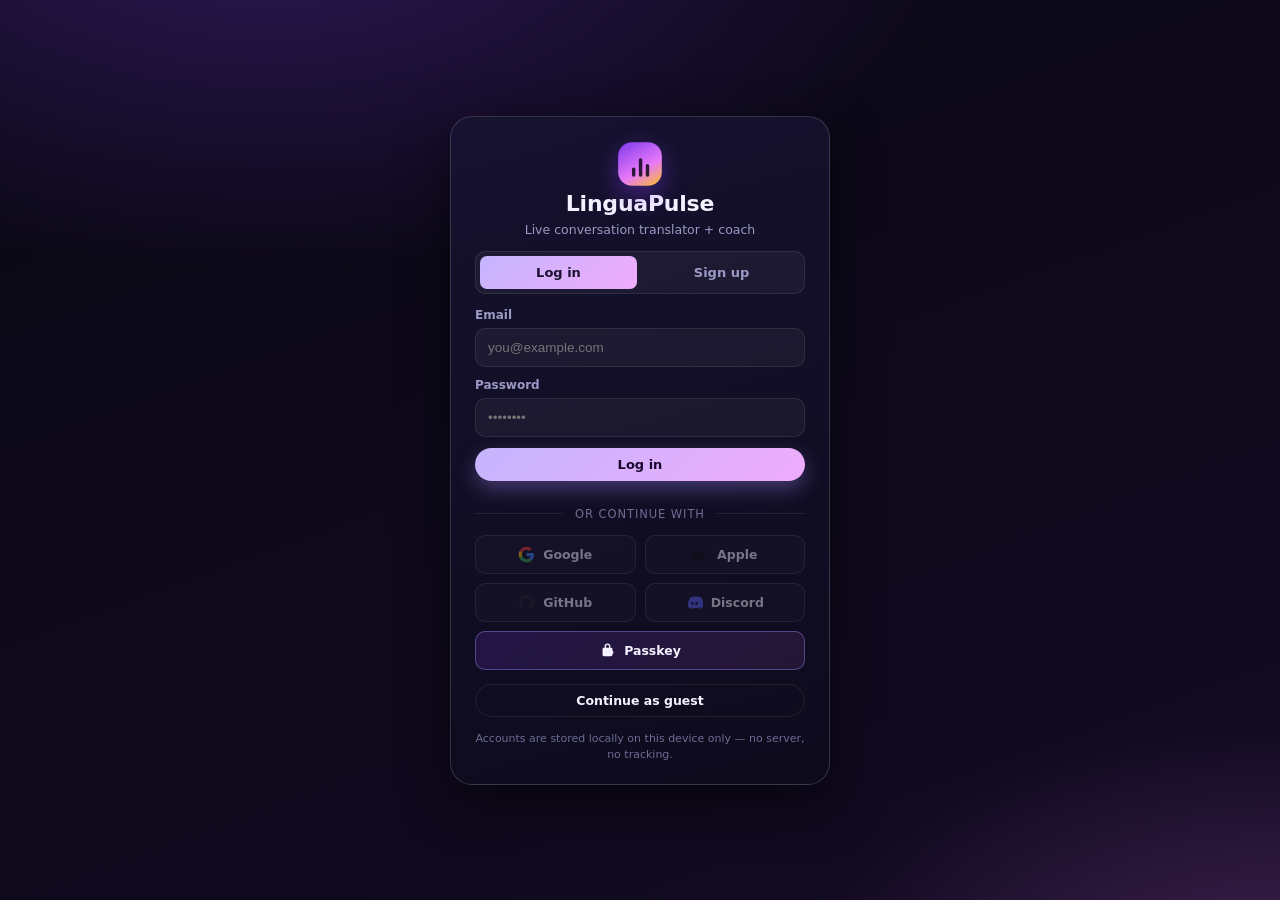
<file: index.html>
<!DOCTYPE html>
<html lang="en">
<head>
<meta charset="utf-8">
<meta name="viewport" content="width=device-width, initial-scale=1, viewport-fit=cover">
<meta http-equiv="Content-Security-Policy" content="default-src 'self'; script-src 'self'; style-src 'self' 'unsafe-inline' https://fonts.googleapis.com; font-src 'self' https://fonts.gstatic.com; img-src 'self' data:; connect-src 'self' https:; manifest-src 'self';">
<meta name="theme-color" content="#08070f">
<title>LinguaPulse — Real-time Conversation Translator</title>
<link rel="icon" href="favicon.svg" type="image/svg+xml">
<link rel="preconnect" href="https://fonts.googleapis.com">
<link rel="preconnect" href="https://fonts.gstatic.com" crossorigin>
<link href="https://fonts.googleapis.com/css2?family=Inter:wght@400;500;600;700;800&display=swap" rel="stylesheet">
<link rel="stylesheet" href="styles.css">
<meta name="description" content="LinguaPulse — a real-time conversation translator that listens, translates, and coaches you in the language you're learning. Runs entirely in your browser.">
<meta property="og:title" content="LinguaPulse — Live Conversation Translator">
<meta property="og:description" content="Speak, get an instant translation, and coaching feedback in the target language. Runs entirely in your browser.">
<meta property="og:type" content="website">
<meta name="twitter:card" content="summary">
<link rel="manifest" href="manifest.webmanifest">
<link rel="apple-touch-icon" href="icon-192.png">
</head>
<body>

<div class="app">

  <!-- ============ DEPLOY / SUPPORT BANNER ============ -->
  <div class="deploy-banner" id="deployBanner" hidden>
    <span class="db-ico" id="deployBannerIco">⚠️</span>
    <span id="deployBannerText"></span>
  </div>

  <!-- ============ TOP BAR ============ -->
  <header class="topbar">
    <div class="brand">
      <div class="brand-mark">
        <span class="bm-bar"></span><span class="bm-bar"></span><span class="bm-bar"></span>
      </div>
      <div class="brand-text">
        <strong>LinguaPulse</strong>
        <small>live conversation translator + coach</small>
      </div>
    </div>
    <div class="topbar-actions">
      <button class="icon-btn" id="demoBtn" title="Play a scripted demo conversation">Demo</button>
      <button class="icon-btn" id="exportBtn" title="Export transcript as Markdown">Export</button>
      <button class="icon-btn" id="shareBtn" title="Create a shareable link to this transcript">Share</button>
      <button class="icon-btn" id="profileBtn" title="Your profile" aria-label="Profile">
        <span class="profile-dot" id="profileDot">LP</span>
      </button>
      <button class="icon-btn" id="settingsBtn" title="Settings" aria-label="Settings">
        <svg viewBox="0 0 24 24" width="17" height="17" fill="none" stroke="currentColor" stroke-width="1.8">
          <circle cx="12" cy="12" r="3.2"/>
          <path d="M19.4 15a1.7 1.7 0 0 0 .34 1.87l.06.06a2 2 0 1 1-2.83 2.83l-.06-.06a1.7 1.7 0 0 0-2.87 1.2V21a2 2 0 1 1-4 0v-.1A1.7 1.7 0 0 0 6.17 19.4l-.06.06a2 2 0 1 1-2.83-2.83l.06-.06A1.7 1.7 0 0 0 3 13.7H3a2 2 0 1 1 0-4h.1A1.7 1.7 0 0 0 4.6 6.17l-.06-.06A2 2 0 1 1 7.37 3.28l.06.06A1.7 1.7 0 0 0 9.3 3.6H9.4a2 2 0 1 1 4 0v.1a1.7 1.7 0 0 0 2.87 1.2l.06-.06a2 2 0 1 1 2.83 2.83l-.06.06A1.7 1.7 0 0 0 20.4 9.3v.1a2 2 0 1 1 0 4h-.1a1.7 1.7 0 0 0-1.2 1.6z"/>
        </svg>
      </button>
      <button class="icon-btn" id="themeBtn" title="Toggle light / dark theme" aria-label="Toggle theme">☀️</button>
      <button class="icon-btn" id="installBtn" hidden title="Install LinguaPulse as an app on this device">Install</button>
    </div>
  </header>

  <!-- ============ LANGUAGE BAR ============ -->
  <div class="langbar" id="langbar">
    <button class="lang-chip" id="langA" data-slot="A">
      <span class="lc-flag" id="flagA">🇬🇧</span>
      <span class="lc-meta">
        <small>Speaker A</small>
        <strong id="labelA">English</strong>
      </span>
      <svg class="lc-caret" viewBox="0 0 24 24" width="14" height="14" fill="none" stroke="currentColor" stroke-width="2"><path d="M6 9l6 6 6-6"/></svg>
    </button>

    <button class="swap-btn" id="swapBtn" title="Swap languages" aria-label="Swap languages">
      <svg viewBox="0 0 24 24" width="18" height="18" fill="none" stroke="currentColor" stroke-width="1.9" stroke-linecap="round" stroke-linejoin="round">
        <path d="M7 4v13M7 4L4 7.5M7 4l3 3.5M17 20V7M17 20l3-3.5M17 20l-3-3.5"/>
      </svg>
    </button>

    <button class="lang-chip" id="langB" data-slot="B">
      <span class="lc-flag" id="flagB">🇪🇸</span>
      <span class="lc-meta">
        <small>Speaker B</small>
        <strong id="labelB">Spanish</strong>
      </span>
      <svg class="lc-caret" viewBox="0 0 24 24" width="14" height="14" fill="none" stroke="currentColor" stroke-width="2"><path d="M6 9l6 6 6-6"/></svg>
    </button>
  </div>

  <!-- ============ STAGE (the orb) ============ -->
  <main class="stage">
    <div class="orb-wrap">
      <div class="orb-glow" id="orbGlow"></div>

      <div class="orb" id="orb" data-state="idle">
        <div class="pulse pulse-1"></div>
        <div class="pulse pulse-2"></div>
        <div class="pulse pulse-3"></div>

        <svg class="spectrum" viewBox="0 0 320 320" aria-hidden="true">
          <defs>
            <linearGradient id="specGrad" x1="0" y1="0" x2="1" y2="1">
              <stop offset="0%" stop-color="var(--spec1,#a78bfa)"/>
              <stop offset="55%" stop-color="var(--spec2,#e879f9)"/>
              <stop offset="100%" stop-color="var(--spec3,#fbbf24)"/>
            </linearGradient>
          </defs>
          <g id="spectrumGroup"></g>
        </svg>

        <button class="orb-btn" id="micBtn" aria-label="Start listening">
          <span class="orb-btn-inner">
            <svg class="mic-icon" viewBox="0 0 24 24" width="34" height="34" fill="none" stroke="currentColor" stroke-width="1.8" stroke-linecap="round">
              <rect x="9" y="3" width="6" height="11" rx="3"/>
              <path d="M5.5 11.5a6.5 6.5 0 0 0 13 0M12 18v3"/>
            </svg>
            <svg class="stop-icon" viewBox="0 0 24 24" width="30" height="30" fill="currentColor">
              <rect x="7" y="7" width="10" height="10" rx="2.5"/>
            </svg>
          </span>
          <span class="orb-status" id="orbStatus">Tap to listen</span>
          <span class="rec-dot"></span>
        </button>
      </div>
    </div>

    <!-- live caption ticker -->
    <div class="caption-box" id="captionBox" data-empty="true">
      <span class="caption-dot"></span>
      <p id="liveCaption">Waiting for audio…</p>
    </div>

    <!-- live mic level meter (shown while listening with "real mic levels" on) -->
    <div class="mic-meter" id="micMeterWrap" hidden><div class="mic-meter-fill" id="micMeter"></div></div>

    <!-- history locked banner (shown after reload until a password account re-authenticates) -->
    <div class="history-lock" id="historyLock" hidden>
      <span class="hl-lock">🔒</span>
      <span class="hl-text">Your past conversations are encrypted. <button type="button" class="link-btn" id="unlockHistoryBtn">Sign in to unlock</button></span>
    </div>

    <!-- control row -->
    <div class="controls">
      <button class="toggle is-on" id="autoSpeakToggle" data-on="true">
        <span class="tg-dot"></span> Auto-speak
      </button>
      <button class="toggle is-on" id="autoTurnToggle" data-on="true">
        <span class="tg-dot"></span> Turn-taking
      </button>
      <button class="toggle is-on" id="coachToggle" data-on="true">
        <span class="tg-dot"></span> Coach feedback
      </button>
      <button class="toggle" id="clearBtn" data-action="clear">
        <span class="tg-dot"></span> Clear
      </button>
    </div>

    <div class="hint" id="hint">
      Shortcuts: <kbd>Space</kbd> start/stop · <kbd>S</kbd> swap · <kbd>T</kbd> theme · <kbd>D</kbd> demo. Tap a language chip to say who's speaking — turn-taking auto-switches after each reply. Best in Chrome or Edge.
    </div>
  </main>

  <!-- ============ FEED ============ -->
  <section class="feed-wrap">
    <div class="feed-head">
      <h2>Conversation</h2>
      <div class="feed-tools">
        <input id="feedSearch" class="feed-search" type="text" placeholder="Search transcript…">
        <button id="favFilter" class="ghost-btn sm" type="button" title="Show only starred turns">☆ Favorites</button>
      </div>
      <span class="feed-count" id="feedCount">0 turns</span>
    </div>
    <div class="feed" id="feed">
      <div class="empty-state" id="emptyState">
        <div class="es-rings"><span></span><span></span><span></span></div>
        <h3>No turns yet</h3>
        <p>Hit the orb and start talking. Each turn shows what you said, the translation, and coaching feedback written in the language you're translating <em>into</em>.</p>
        <button class="ghost-btn" id="demoBtn2">Run a demo conversation</button>
      </div>
    </div>
  </section>

</div>

<!-- ============ SETTINGS MODAL ============ -->
<div class="modal-backdrop" id="settingsModal" hidden>
  <div class="modal">
    <div class="modal-head">
      <h3>Settings</h3>
      <button class="icon-btn" id="closeSettings" aria-label="Close">✕</button>
    </div>

    <form id="settingsForm" novalidate>
    <div class="modal-body">
      <div class="field">
        <label>Translation engine</label>
        <select id="providerSelect">
          <option value="free">Free (MyMemory) — no key needed</option>
          <option value="openai">OpenAI-compatible API (better + smarter coaching)</option>
        </select>
        <p class="field-help">The free engine needs no setup. An API key unlocks higher-quality translation and AI-written coaching notes in any language.</p>
      </div>

      <div class="field field-test">
        <label>Connection test</label>
        <button type="button" class="ghost-btn sm" id="testTransBtn">Test translation engine</button>
        <span id="testTransResult" class="test-result"></span>
        <p class="field-help">Runs a short sample through your current engine so you know it works before going live.</p>
      </div>

      <div id="llmFields" hidden>
        <div class="field">
          <label>Base URL</label>
          <input id="baseUrlInput" type="text" placeholder="https://api.openai.com/v1">
        </div>
        <div class="field">
          <label>Model</label>
          <input id="modelInput" type="text" placeholder="gpt-4o-mini">
        </div>
        <div class="field">
          <label>API key</label>
          <input id="apiKeyInput" type="password" placeholder="sk-…">
          <p class="field-help">Stored only in this browser's localStorage. Never sent anywhere except the endpoint above.</p>
        </div>
      </div>

      <div class="field">
        <label>Feedback style</label>
        <select id="feedbackStyleSelect">
          <option value="balanced">Balanced — corrections + encouragement</option>
          <option value="strict">Strict — fix everything</option>
          <option value="gentle">Gentle — encouragement first</option>
        </select>
      </div>

      <div class="field">
        <label>Playback speed (pronunciation practice)</label>
        <select id="ttsRateSelect">
          <option value="0.7">Slow · 0.7×</option>
          <option value="0.85">Relaxed · 0.85×</option>
          <option value="1">Normal · 1×</option>
          <option value="1.2">Fast · 1.2×</option>
        </select>
      </div>

      <div class="field">
        <label>Pause before committing a turn</label>
        <select id="silenceSelect">
          <option value="600">Short · 0.6s</option>
          <option value="900">Normal · 0.9s</option>
          <option value="1200">Relaxed · 1.2s</option>
          <option value="1500">Slow · 1.5s</option>
        </select>
        <p class="field-help">How long LinguaPulse waits for silence before sending your sentence for translation. Lengthen it if you often pause mid-sentence.</p>
      </div>

      <div class="field">
        <label>Accent theme</label>
        <select id="accentSelect">
          <option value="aurora">Aurora (violet → magenta → amber)</option>
          <option value="ocean">Ocean (blue → cyan)</option>
          <option value="forest">Forest (green → teal)</option>
          <option value="sunset">Sunset (pink → orange)</option>
          <option value="mono">Mono (slate)</option>
        </select>
      </div>

      <div class="field">
        <label>Sign-in providers (OAuth client IDs)</label>
        <p class="field-help">For Google / Apple / GitHub / Discord sign-in. Register a free OAuth client and paste its ID here — the buttons stay disabled until a matching ID is set. These are stored only in this browser.</p>
        <input id="googleClientId" type="text" placeholder="Google client ID (e.g. 123.apps.googleusercontent.com)" autocomplete="off">
        <input id="appleClientId" type="text" placeholder="Apple Services ID (e.g. com.you.linguapulse)" autocomplete="off">
        <input id="githubClientId" type="text" placeholder="GitHub client ID" autocomplete="off">
        <input id="discordClientId" type="text" placeholder="Discord client ID" autocomplete="off">
        <input id="githubProxy" type="text" placeholder="GitHub CORS proxy (e.g. https://you.pages.dev/api/github)" autocomplete="off">
        <p class="field-help">GitHub blocks browser CORS on its sign-in endpoints, so client-side GitHub login needs a tiny proxy. Deploy the included <code>functions/api/github/</code> (Cloudflare Pages Function) or <code>netlify/functions/github-proxy.js</code> and paste its base URL above (e.g. <code>https://you.pages.dev/api/github</code>). Leave blank to keep the GitHub button disabled. Google / Apple / Discord / Passkey need no proxy.</p>
      </div>

      <div class="field">
        <label>Speech recognition language for speaker A</label>
        <select id="langASelect"></select>
      </div>
      <div class="field">
        <label>Speech recognition language for speaker B</label>
        <select id="langBSelect"></select>
      </div>

      <div class="field">
        <label>Microphone access</label>
        <div class="mic-perm">
          <span class="mic-perm-dot" id="micPermDot"></span>
          <span id="micPermText">Checking…</span>
          <button type="button" class="ghost-btn sm" id="micRequestBtn">Request / re-enable</button>
        </div>
        <p class="field-help" id="micPermHelp">LinguaPulse uses your microphone only to translate the conversation in this tab. Nothing is recorded or sent anywhere except your chosen translation endpoint.</p>
      </div>

      <label class="check">
        <input type="checkbox" id="micEnabledCheck" checked>
        <span>Enable microphone (turn off to use Demo mode only)</span>
      </label>

      <label class="check">
        <input type="checkbox" id="micLevelsCheck">
        <span>Use real microphone levels for the visualiser (may conflict with recognition on some devices)</span>
      </label>
    </div>

    <div class="modal-foot">
      <button class="ghost-btn" id="resetBtn" type="button">Reset everything</button>
      <button class="primary-btn" id="saveSettings" type="submit">Save</button>
    </div>
    </form>
  </div>
</div>

<!-- language picker sheet -->
<div class="modal-backdrop" id="langModal" hidden>
  <div class="modal modal-sheet">
    <div class="modal-head">
      <h3 id="langModalTitle">Choose a language</h3>
      <button class="icon-btn" id="closeLang" aria-label="Close">✕</button>
    </div>
    <div class="modal-body">
      <input class="search-input" id="langSearch" type="text" placeholder="Search languages…">
      <div class="lang-list" id="langList"></div>
    </div>
  </div>
</div>

<!-- ============ AUTH SCREEN ============ -->
<div class="auth-screen" id="authScreen" hidden>
  <div class="auth-card">
    <div class="auth-brand">
      <div class="brand-mark">
        <span class="bm-bar"></span><span class="bm-bar"></span><span class="bm-bar"></span>
      </div>
      <h1>LinguaPulse</h1>
      <p>Live conversation translator + coach</p>
    </div>

    <div class="auth-tabs">
      <button class="auth-tab active" id="tabLogin" type="button">Log in</button>
      <button class="auth-tab" id="tabSignup" type="button">Sign up</button>
    </div>

    <form class="auth-form" id="loginForm" novalidate>
      <label>Email
        <input id="loginEmail" type="email" autocomplete="email" placeholder="you@example.com">
      </label>
      <label>Password
        <input id="loginPass" type="password" autocomplete="current-password" placeholder="••••••••">
      </label>
      <button class="primary-btn" type="submit">Log in</button>
      <p class="auth-err" id="loginErr"></p>
    </form>

    <form class="auth-form" id="signupForm" novalidate hidden>
      <label>Name
        <input id="signName" type="text" autocomplete="name" placeholder="Your name">
      </label>
      <label>Email
        <input id="signEmail" type="email" autocomplete="email" placeholder="you@example.com">
      </label>
      <label>Password
        <input id="signPass" type="password" autocomplete="new-password" placeholder="At least 6 characters">
      </label>
      <label>Confirm password
        <input id="signPass2" type="password" autocomplete="new-password" placeholder="Re-enter password">
      </label>
      <button class="primary-btn" type="submit">Create account</button>
      <p class="auth-err" id="signErr"></p>
    </form>

    <div class="auth-divider"><span>or continue with</span></div>
    <div class="auth-sso">
      <button class="sso-btn" id="ssoGoogle" type="button" data-provider="google">
        <svg viewBox="0 0 24 24" width="18" height="18" aria-hidden="true"><path fill="#4285F4" d="M22.56 12.25c0-.78-.07-1.53-.2-2.25H12v4.26h5.92a5.06 5.06 0 0 1-2.2 3.32v2.77h3.57c2.08-1.92 3.27-4.74 3.27-8.1z"/><path fill="#34A853" d="M12 23c2.97 0 5.46-.98 7.28-2.66l-3.57-2.77c-.98.66-2.23 1.06-3.71 1.06-2.86 0-5.29-1.93-6.16-4.53H2.18v2.84A11 11 0 0 0 12 23z"/><path fill="#FBBC05" d="M5.84 14.1a6.6 6.6 0 0 1 0-4.2V7.06H2.18a11 11 0 0 0 0 9.88l3.66-2.84z"/><path fill="#EA4335" d="M12 5.38c1.62 0 3.06.56 4.21 1.64l3.15-3.15C17.45 2.09 14.97 1 12 1 7.7 1 3.99 3.47 2.18 7.06l3.66 2.84C6.71 7.3 9.14 5.38 12 5.38z"/></svg>
        Google</button>
      <button class="sso-btn" id="ssoApple" type="button" data-provider="apple">
        <svg viewBox="0 0 24 24" width="18" height="18" aria-hidden="true"><path fill="#111" d="M16.37 12.78c.03 2.9 2.55 3.86 2.58 3.87-.02.07-.4 1.37-1.33 2.7-1.06 1.18-2.16 2.36-3.9 2.32-1.7-.05-2.24-1-4.18-1-1.94 0-2.55 1-4.14 1.05-1.66.1-2.93-1.66-3.99-2.84-2.17-2.98-2.42-6.47-1.07-8.32 1.2-1.6 3.06-2.56 4.76-2.59 1.7-.03 2.4 1.1 3.9 1.1 1.5 0 2.32-1.1 3.9-1.13 1.4-.03 2.93.78 4.01 2.12-3.36 1.83-2.92 6.06.88 7.8zM14.3 4.8c.74-.9 1.24-2.15 1.1-3.4-1.21.05-2.55.83-3.4 1.74-.72.83-1.36 2.12-1.18 3.34 1.32.1 2.57-.66 3.48-1.68z"/></svg>
        Apple</button>
      <button class="sso-btn" id="ssoGithub" type="button" data-provider="github">
        <svg viewBox="0 0 24 24" width="18" height="18" aria-hidden="true"><path fill="#24292e" d="M12 1.5a10.5 10.5 0 0 0-3.32 20.46c.53.1.72-.23.72-.5v-1.76c-2.92.63-3.54-1.4-3.54-1.4-.48-1.22-1.17-1.55-1.17-1.55-.95-.65.07-.64.07-.64 1.06.07 1.61 1.09 1.61 1.09.94 1.6 2.46 1.14 3.06.87.1-.68.37-1.14.67-1.4-2.33-.27-4.78-1.16-4.78-5.18 0-1.14.41-2.08 1.08-2.81-.11-.27-.47-1.34.1-2.8 0 0 .88-.28 2.88 1.07a9.9 9.9 0 0 1 5.24 0c2-1.35 2.88-1.07 2.88-1.07.57 1.46.21 2.53.1 2.8.68.73 1.08 1.67 1.08 2.81 0 4.03-2.46 4.9-4.8 5.16.38.33.71.97.71 1.96v2.9c0 .28.19.61.73.5A10.5 10.5 0 0 0 12 1.5z"/></svg>
        GitHub</button>
      <button class="sso-btn" id="ssoDiscord" type="button" data-provider="discord">
        <svg viewBox="0 0 24 24" width="18" height="18" aria-hidden="true"><path fill="#5865F2" d="M20.3 4.5A19 19 0 0 0 15.4 3l-.25.5a14 14 0 0 1 3.9 1.4 13.6 13.6 0 0 0-11.2 0A14 14 0 0 1 11.85 3.5L11.6 3a19 19 0 0 0-4.9 1.5C3.3 9.2 2.2 13.7 2.7 18.1a19 19 0 0 0 5.8 2.9l.7-1.1a12 12 0 0 1-1.9-.9l.46-.36a13.5 13.5 0 0 0 11.5 0l.46.36c-.6.36-1.24.66-1.9.9l.7 1.1a19 19 0 0 0 5.8-2.9c.6-5-.1-9.46-3-13.6zM9.1 15.4c-1 0-1.8-.9-1.8-2s.8-2 1.8-2 1.8.9 1.8 2-.8 2-1.8 2zm5.8 0c-1 0-1.8-.9-1.8-2s.8-2 1.8-2 1.8.9 1.8 2-.8 2-1.8 2z"/></svg>
        Discord</button>
      <button class="sso-btn sso-passkey" id="ssoPasskey" type="button">
        <svg viewBox="0 0 24 24" width="18" height="18" aria-hidden="true"><path fill="currentColor" d="M12 2a4 4 0 0 0-4 4v2H7a2 2 0 0 0-2 2v8a2 2 0 0 0 2 2h10a2 2 0 0 0 2-2v-8a2 2 0 0 0-2-2h-1V6a4 4 0 0 0-4-4zm-2 6V6a2 2 0 0 1 4 0v2h-4zm9 4h-2v-1a2 2 0 1 0-2 2h-1a1 1 0 1 1 1 1h.5a2.5 2.5 0 1 0 2.5-2z"/></svg>
        Passkey</button>
    </div>

    <button class="ghost-btn auth-guest" id="guestBtn" type="button">Continue as guest</button>

    <div class="auth-stats" id="authStats" hidden>
      <div class="auth-stats-head">This device</div>
      <div class="profile-stats">
        <div><strong id="authTurns">0</strong><span>turns</span></div>
        <div><strong id="authLangs">0</strong><span>languages</span></div>
        <div><strong id="authStreak">0</strong><span>day streak</span></div>
      </div>
      <p class="auth-foot" style="margin:0">Saved locally on this device — visible before you sign in.</p>
    </div>

    <p class="auth-foot">Accounts are stored locally on this device only — no server, no tracking.</p>
  </div>
</div>

<!-- ============ PROFILE MODAL ============ -->
<div class="modal-backdrop" id="profileModal" hidden>
  <div class="modal">
    <div class="modal-head">
      <h3>Your profile</h3>
      <button class="icon-btn" id="closeProfile" aria-label="Close">✕</button>
    </div>
    <div class="modal-body" id="profileBody"><!-- filled by JS --></div>
    <div class="modal-foot" id="profileFoot"><!-- filled by JS --></div>
  </div>
</div>

<div class="toast" id="toast" hidden></div>

<script src="app.js"></script>
</body>
</html>
</file>
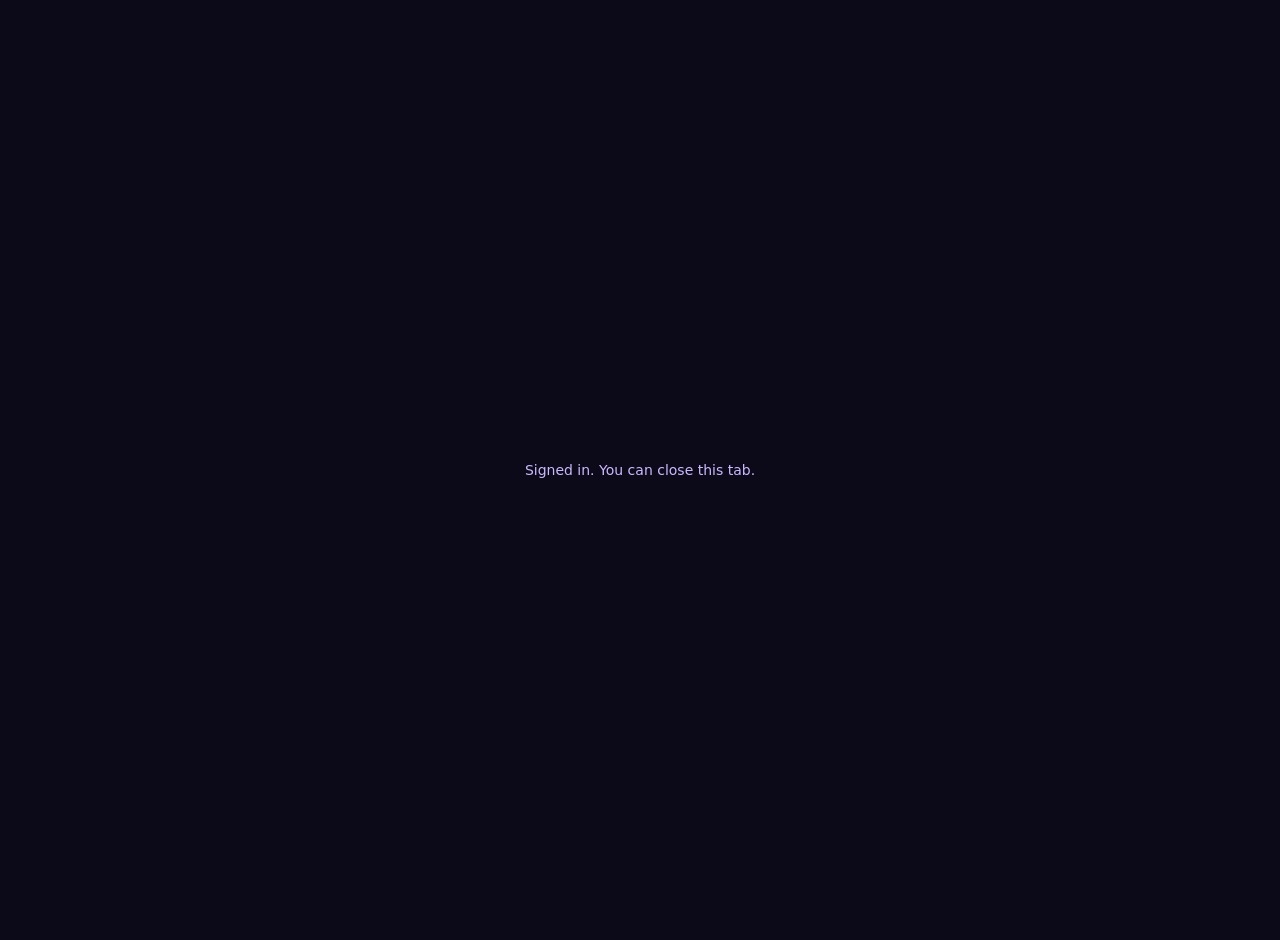
<file: oauth-callback.html>
<!DOCTYPE html>
<html lang="en">
<head>
<meta charset="utf-8">
<meta name="viewport" content="width=device-width, initial-scale=1">
<title>LinguaPulse — Signing you in…</title>
<style>
  html,body{margin:0;height:100%;font-family:"Inter",system-ui,Segoe UI,Roboto,sans-serif}
  body{display:grid;place-items:center;background:#0c0a18;color:#cbb9ff;text-align:center;padding:20px}
  .box{display:flex;flex-direction:column;align-items:center;gap:12px}
  .spin{width:34px;height:34px;border-radius:50%;border:3px solid rgba(167,139,250,.25);border-top-color:#a78bfa;animation:sp 1s linear infinite}
  @keyframes sp{to{transform:rotate(360deg)}}
  p{margin:0;font-size:13px;opacity:.85}
</style>
</head>
<body>
  <div class="box">
    <div class="spin"></div>
    <p>Completing sign-in…</p>
  </div>
  <!-- Loaded as a same-origin external script so it runs under our strict CSP (script-src 'self'). -->
  <script src="oauth-callback.js"></script>
</body>
</html>
</file>
<file: styles.css>
/* ============================================================
   LinguaPulse — real-time conversation translator
   Visual language: Shazam-adjacent (big central orb, glow,
   one-tap action) but deliberately NOT Shazam: violet/magenta/
   amber instead of blue, a circular audio spectrum instead of
   a plain pulsing ring, and a two-sided conversation feed
   instead of a song history list.
   ============================================================ */

:root{
  --bg:#08070f;
  --bg-2:#100d24;
  --panel:rgba(255,255,255,.045);
  --panel-2:rgba(255,255,255,.075);
  --line:rgba(255,255,255,.085);
  --line-2:rgba(255,255,255,.16);
  --text:#f4f2ff;
  --muted:#9c99c4;
  --muted-2:#6f6c94;
  --violet:#7c3aed;
  --violet-lt:#a78bfa;
  --magenta:#e879f9;
  --amber:#fbbf24;
  --mint:#34d399;
  --red:#fb7185;
  --r-lg:22px;
  --r-md:16px;
  --r-sm:10px;
  --shadow:0 18px 50px rgba(0,0,0,.55);
}

*{box-sizing:border-box}
[hidden]{display:none !important}
html,body{height:100%}
body{
  margin:0;
  font-family:"Inter",ui-sans-serif,system-ui,-apple-system,"Segoe UI",Roboto,sans-serif;
  color:var(--text);
  background:
    radial-gradient(1100px 700px at 12% -8%, rgba(124,58,237,.30), transparent 60%),
    radial-gradient(900px 620px at 92% 6%, rgba(232,121,249,.20), transparent 62%),
    radial-gradient(800px 700px at 60% 108%, rgba(251,191,36,.12), transparent 60%),
    linear-gradient(175deg, var(--bg-2), var(--bg) 55%);
  background-attachment:fixed;
  -webkit-font-smoothing:antialiased;
}
button{font:inherit;color:inherit;cursor:pointer;border:0;background:none}
kbd{
  font:inherit;font-size:11px;padding:1px 6px;border-radius:6px;
  background:var(--panel-2);border:1px solid var(--line);color:var(--text);
}

/* ---------------- layout ---------------- */
.app{
  max-width:1180px;margin:0 auto;padding:18px 18px 28px;
  display:flex;flex-direction:column;gap:18px;min-height:100dvh;
}
@media (min-width:980px){
  .app{
    display:grid;
    grid-template-columns:minmax(420px,1fr) 440px;
    grid-template-areas:
      "top     top"
      "langbar feed"
      "stage   feed";
    grid-template-rows:auto auto 1fr;
    column-gap:26px;row-gap:16px;height:100dvh;overflow:hidden;
  }
  .topbar{grid-area:top}
  .langbar{grid-area:langbar}
  .stage{grid-area:stage;overflow-y:auto;min-height:0;padding-bottom:20px}
  .feed-wrap{grid-area:feed;max-height:100%;min-height:0}
}

/* desktop / laptop: more comfortable click targets + spacing for mouse + keyboard */
@media (min-width:980px){
  .topbar-actions{gap:10px}
  .icon-btn{padding:9px 14px;font-size:13px;min-height:38px}
  .controls{justify-content:flex-start;gap:10px}
  .controls .toggle{min-height:42px;padding:9px 16px;font-size:13px}
  .hint{font-size:12.5px;max-width:560px;margin:8px auto 0}
  .stage{justify-content:flex-start}
}

/* ---------------- top bar ---------------- */
.topbar{display:flex;align-items:center;justify-content:space-between;gap:12px}
.brand{display:flex;align-items:center;gap:11px}
.brand-mark{
  width:38px;height:38px;border-radius:12px;display:flex;align-items:flex-end;
  justify-content:center;gap:3px;padding:8px;
  background:linear-gradient(150deg,#7c3aed,#e879f9 60%,#fbbf24);
  box-shadow:0 8px 22px rgba(124,58,237,.45);
}
.bm-bar{width:3px;border-radius:2px;background:rgba(10,6,25,.85);animation:bm 1.4s ease-in-out infinite}
.bm-bar:nth-child(1){height:8px;animation-delay:0s}
.bm-bar:nth-child(2){height:16px;animation-delay:.18s}
.bm-bar:nth-child(3){height:11px;animation-delay:.36s}
@keyframes bm{0%,100%{transform:scaleY(.55)}50%{transform:scaleY(1)}}
.brand-text{display:flex;flex-direction:column;line-height:1.2}
.brand-text strong{font-size:16px;letter-spacing:-.3px}
.brand-text small{font-size:11px;color:var(--muted)}
.topbar-actions{display:flex;gap:8px;flex-wrap:wrap}
.icon-btn{
  display:inline-flex;align-items:center;gap:6px;
  padding:8px 12px;border-radius:999px;font-size:12.5px;font-weight:600;
  background:var(--panel);border:1px solid var(--line);color:var(--text);
  transition:background .16s,border-color .16s,transform .16s;
}
.icon-btn:hover{background:var(--panel-2);border-color:var(--line-2)}
.icon-btn:active{transform:scale(.96)}
.icon-btn.is-active{
  background:linear-gradient(135deg,rgba(124,58,237,.35),rgba(232,121,249,.28));
  border-color:rgba(167,139,250,.55);
}

/* keyboard focus ring (desktop / a11y) */
.icon-btn:focus-visible,.lang-chip:focus-visible,.swap-btn:focus-visible,.orb-btn:focus-visible,
.toggle:focus-visible,.mini-btn:focus-visible,.ghost-btn:focus-visible,.primary-btn:focus-visible,
.link-btn:focus-visible,.sso-btn:focus-visible,.av-opt:focus-visible,.lang-item:focus-visible,
.profile-dot:focus-visible{
  outline:2px solid var(--magenta,#e879f9);outline-offset:2px;
}

/* ---------------- language bar ---------------- */
.langbar{display:flex;align-items:center;gap:10px}
.lang-chip{
  flex:1;display:flex;align-items:center;gap:10px;
  padding:10px 14px;border-radius:var(--r-md);
  background:var(--panel);border:1px solid var(--line);
  transition:border-color .16s,background .16s,box-shadow .16s;
  min-width:0;
}
.lang-chip:hover{background:var(--panel-2);border-color:var(--line-2)}
.lang-chip.is-speaking{
  border-color:rgba(167,139,250,.65);
  background:linear-gradient(135deg,rgba(124,58,237,.22),rgba(232,121,249,.10));
  box-shadow:0 0 0 3px rgba(124,58,237,.12);
}
.lc-flag{font-size:22px;line-height:1;filter:saturate(1.1)}
.lc-meta{display:flex;flex-direction:column;min-width:0;flex:1;text-align:left}
.lc-meta small{font-size:10.5px;color:var(--muted);letter-spacing:.04em;text-transform:uppercase}
.lc-meta strong{font-size:14px;font-weight:600;white-space:nowrap;overflow:hidden;text-overflow:ellipsis}
.lc-caret{color:var(--muted);flex:none}
.swap-btn{
  flex:none;width:40px;height:40px;border-radius:50%;
  display:grid;place-items:center;color:var(--muted);
  background:var(--panel);border:1px solid var(--line);
  transition:transform .25s,color .16s,background .16s;
}
.swap-btn:hover{color:var(--text);background:var(--panel-2)}
.swap-btn.spin{transform:rotate(180deg)}

/* ---------------- stage / orb ---------------- */
.stage{
  display:flex;flex-direction:column;align-items:center;gap:18px;
  padding:6px 0 4px;
}
.orb-wrap{position:relative;display:grid;place-items:center;width:100%;padding:14px 0}
.orb-glow{
  position:absolute;width:330px;height:330px;border-radius:50%;
  background:radial-gradient(circle,rgba(124,58,237,.42),rgba(232,121,249,.16) 45%,transparent 70%);
  filter:blur(26px);opacity:.55;transition:opacity .5s,transform .5s;
}
.orb-glow.live{opacity:1;transform:scale(1.09)}

.orb{
  position:relative;width:320px;height:320px;max-width:82vw;max-height:82vw;
  display:grid;place-items:center;
}
.pulse{
  position:absolute;inset:0;border-radius:50%;
  border:1px solid rgba(167,139,250,.30);opacity:0;
}
.orb[data-state="listening"] .pulse{animation:pulseOut 2.6s cubic-bezier(.2,.7,.3,1) infinite}
.orb[data-state="listening"] .pulse-2{animation-delay:.85s}
.orb[data-state="listening"] .pulse-3{animation-delay:1.7s}
@keyframes pulseOut{
  0%{transform:scale(.62);opacity:.85;border-color:rgba(232,121,249,.7)}
  70%{opacity:.18}
  100%{transform:scale(1.18);opacity:0}
}

.spectrum{position:absolute;width:320px;height:320px;max-width:82vw;max-height:82vw;pointer-events:none}
.spectrum line{stroke:url(#specGrad);stroke-width:3.2;stroke-linecap:round;opacity:.9}

.orb-btn{
  position:relative;z-index:3;width:184px;height:184px;border-radius:50%;
  display:flex;flex-direction:column;align-items:center;justify-content:center;gap:9px;
  background:
    radial-gradient(circle at 32% 26%, rgba(255,255,255,.16), transparent 42%),
    linear-gradient(155deg,#6d28d9 0%,#a21caf 52%,#7c3aed 100%);
  box-shadow:
    0 22px 55px rgba(109,40,217,.55),
    inset 0 1px 0 rgba(255,255,255,.22),
    inset 0 -14px 28px rgba(0,0,0,.28);
  transition:transform .18s cubic-bezier(.3,1.4,.5,1),box-shadow .25s,filter .25s;
}
.orb-btn:hover{transform:translateY(-2px)}
.orb-btn:active{transform:scale(.965)}
.orb-btn-inner{display:grid;place-items:center;color:#fff;filter:drop-shadow(0 2px 6px rgba(0,0,0,.35))}
.orb-btn .stop-icon{display:none}
.orb[data-state="listening"] .orb-btn .mic-icon{display:none}
.orb[data-state="listening"] .orb-btn .stop-icon{display:block}
.orb[data-state="listening"] .orb-btn{
  animation:orbBreath 2.2s ease-in-out infinite;
  box-shadow:0 22px 62px rgba(232,121,249,.5),inset 0 1px 0 rgba(255,255,255,.25),inset 0 -14px 28px rgba(0,0,0,.3);
}
@keyframes orbBreath{0%,100%{transform:scale(1)}50%{transform:scale(1.035)}}
.orb[data-state="working"] .orb-btn{filter:saturate(.75) brightness(.9)}

/* ---- microphone button recording animation ---- */
.orb-btn::after{
  content:"";position:absolute;inset:-4px;border-radius:50%;
  border:2px solid rgba(232,121,249,0);pointer-events:none;
}
.orb[data-state="listening"] .orb-btn::after{
  border-color:rgba(232,121,249,.7);
  animation:micRing 1.9s ease-out infinite;
}
@keyframes micRing{
  0%{transform:scale(.9);opacity:.95;box-shadow:0 0 0 0 rgba(232,121,249,.45)}
  70%{opacity:.2}
  100%{transform:scale(1.14);opacity:0;box-shadow:0 0 0 28px rgba(232,121,249,0)}
}
.orb[data-state="listening"] .orb-btn-inner{animation:micBeat 1.1s ease-in-out infinite}
@keyframes micBeat{0%,100%{transform:scale(1)}50%{transform:scale(.9)}}

/* recording status dot */
.orb-btn .rec-dot{
  position:absolute;top:14px;right:18px;width:13px;height:13px;border-radius:50%;
  background:#ff5470;box-shadow:0 0 0 4px rgba(255,84,112,.2);display:none;
}
.orb[data-state="listening"] .orb-btn .rec-dot{display:block;animation:recBlink 1.1s ease-in-out infinite}
@keyframes recBlink{0%,100%{opacity:1;transform:scale(1)}50%{opacity:.35;transform:scale(.82)}}

/* disabled microphone state */
.orb-btn.mic-disabled{filter:grayscale(.55) brightness(.82);opacity:.7;cursor:not-allowed}
.orb-btn.mic-disabled:hover{transform:none}

/* microphone permission indicator (Settings) */
.mic-perm{display:flex;align-items:center;gap:10px;margin-bottom:6px}
.mic-perm-dot{width:10px;height:10px;border-radius:50%;background:#9aa0b5;flex:none;box-shadow:0 0 0 3px rgba(255,255,255,.05)}
.mic-perm-dot.ok{background:#34d399;box-shadow:0 0 0 3px rgba(52,211,153,.18)}
.mic-perm-dot.bad{background:#f87171;box-shadow:0 0 0 3px rgba(248,113,113,.18)}
.mic-perm-dot.warn{background:#fbbf24;box-shadow:0 0 0 3px rgba(251,191,36,.18)}
.mic-perm-dot.na{background:#9aa0b5}
#micPermText{font-size:12.5px;font-weight:600}
.mic-perm .ghost-btn{margin-left:auto}

@media (prefers-reduced-motion: reduce){
  .orb[data-state="listening"] .pulse,
  .orb[data-state="listening"] .orb-btn,
  .orb[data-state="listening"] .orb-btn::after,
  .orb[data-state="listening"] .orb-btn-inner,
  .orb[data-state="listening"] .orb-btn .rec-dot{animation:none !important}
}

/* ---- deploy / support banner ---- */
.deploy-banner{
  display:flex;align-items:flex-start;gap:10px;margin:10px 12px 0;padding:10px 14px;
  border-radius:12px;font-size:12.5px;line-height:1.5;
}
.deploy-banner .db-ico{font-size:15px;line-height:1.4;flex:none}
.deploy-banner b{font-weight:700}
.deploy-banner.warn{background:rgba(251,191,36,.12);border:1px solid rgba(251,191,36,.4);color:#fcd34d}
.deploy-banner.err{background:rgba(248,113,113,.12);border:1px solid rgba(248,113,113,.42);color:#fca5a5}
.orb-status{font-size:12.5px;font-weight:600;letter-spacing:.02em;color:rgba(255,255,255,.92)}

/* ---------------- caption ---------------- */
.caption-box{
  width:100%;min-height:62px;display:flex;gap:10px;align-items:flex-start;
  padding:13px 15px;border-radius:var(--r-md);
  background:var(--panel);border:1px solid var(--line);
  transition:border-color .2s,background .2s;
}
.caption-box:not([data-empty="true"]){
  border-color:rgba(167,139,250,.45);
  background:linear-gradient(135deg,rgba(124,58,237,.12),rgba(232,121,249,.06));
}
.caption-dot{
  width:8px;height:8px;border-radius:50%;margin-top:6px;flex:none;
  background:var(--muted-2);transition:background .2s,box-shadow .2s;
}
.caption-box:not([data-empty="true"]) .caption-dot{
  background:var(--mint);box-shadow:0 0 0 4px rgba(52,211,153,.16);
  animation:blink 1.5s ease-in-out infinite;
}
@keyframes blink{0%,100%{opacity:1}50%{opacity:.45}}
#liveCaption{
  margin:0;font-size:15px;line-height:1.5;color:var(--text);
  overflow-wrap:anywhere;
}
.caption-box[data-empty="true"] #liveCaption{color:var(--muted)}

/* ---------------- controls ---------------- */
.controls{display:flex;flex-wrap:wrap;gap:8px;justify-content:center}
.toggle{
  display:inline-flex;align-items:center;gap:7px;
  padding:7px 13px;border-radius:999px;font-size:12.5px;font-weight:500;
  background:var(--panel);border:1px solid var(--line);color:var(--muted);
  transition:all .16s;
}
.toggle:hover{border-color:var(--line-2);color:var(--text)}
.tg-dot{width:7px;height:7px;border-radius:50%;background:var(--muted-2);transition:all .18s}
.toggle.is-on{color:var(--text);border-color:rgba(52,211,153,.4);background:rgba(52,211,153,.10)}
.toggle.is-on .tg-dot{background:var(--mint);box-shadow:0 0 0 4px rgba(52,211,153,.16)}
.toggle[data-action="clear"]:hover{border-color:rgba(251,113,133,.5);color:#ffd9df}
.toggle[data-action="clear"]:hover .tg-dot{background:var(--red)}

.hint{font-size:11.5px;color:var(--muted-2);text-align:center;max-width:420px;line-height:1.6}

/* ---------------- feed ---------------- */
.feed-wrap{
  display:flex;flex-direction:column;min-height:0;flex:1;
  background:var(--panel);border:1px solid var(--line);
  border-radius:var(--r-lg);overflow:hidden;
}
.feed-head{
  display:flex;align-items:center;justify-content:space-between;
  padding:14px 18px;border-bottom:1px solid var(--line);
  backdrop-filter:blur(8px);
}
.feed-head h2{margin:0;font-size:13px;font-weight:600;letter-spacing:.06em;text-transform:uppercase;color:var(--muted)}
.feed-count{font-size:11.5px;color:var(--muted-2)}
.feed{flex:1;min-height:0;overflow-y:auto;padding:14px;display:flex;flex-direction:column;gap:12px;scroll-behavior:smooth}
.feed::-webkit-scrollbar{width:8px}
.feed::-webkit-scrollbar-thumb{background:var(--line-2);border-radius:8px}

.empty-state{display:flex;flex-direction:column;align-items:center;text-align:center;gap:10px;padding:36px 22px}
.es-rings{display:flex;gap:5px;align-items:flex-end;height:26px;margin-bottom:4px}
.es-rings span{width:4px;border-radius:3px;background:linear-gradient(180deg,var(--violet-lt),var(--magenta));animation:es 1.5s ease-in-out infinite}
.es-rings span:nth-child(1){height:12px;animation-delay:0s}
.es-rings span:nth-child(2){height:22px;animation-delay:.2s}
.es-rings span:nth-child(3){height:15px;animation-delay:.4s}
@keyframes es{0%,100%{transform:scaleY(.5)}50%{transform:scaleY(1)}}
.empty-state h3{margin:0;font-size:15px}
.empty-state p{margin:0;font-size:12.5px;color:var(--muted);line-height:1.65;max-width:330px}
.ghost-btn{
  padding:8px 15px;border-radius:999px;font-size:12.5px;font-weight:600;
  border:1px solid var(--line-2);color:var(--text);background:var(--panel-2);
  transition:background .16s,transform .16s;
}
.ghost-btn:hover{background:rgba(255,255,255,.12)}
.ghost-btn:active{transform:scale(.97)}
.primary-btn{
  padding:9px 20px;border-radius:999px;font-size:13px;font-weight:700;color:#1a0730;
  background:linear-gradient(135deg,#c4b5fd,#f0abfc);
  box-shadow:0 8px 20px rgba(167,139,250,.35);transition:transform .16s,filter .16s;
}
.primary-btn:hover{filter:brightness(1.07)}
.primary-btn:active{transform:scale(.97)}

/* ---------------- turn cards ---------------- */
.turn{
  border-radius:var(--r-md);padding:13px 14px;
  background:var(--panel-2);border:1px solid var(--line);
  animation:turnIn .34s cubic-bezier(.2,.9,.3,1) both;
}
@keyframes turnIn{from{opacity:0;transform:translateY(10px) scale(.985)}to{opacity:1;transform:none}}
.turn.speaker-a{border-left:3px solid var(--violet-lt)}
.turn.speaker-b{border-left:3px solid var(--amber)}

.turn-head{display:flex;align-items:center;gap:8px;margin-bottom:9px}
.avatar{
  width:24px;height:24px;border-radius:50%;display:grid;place-items:center;
  font-size:11px;font-weight:700;color:#150a2b;flex:none;
}
.turn.speaker-a .avatar{background:linear-gradient(135deg,#a78bfa,#e879f9)}
.turn.speaker-b .avatar{background:linear-gradient(135deg,#fbbf24,#fb923c)}
.turn-who{font-size:11.5px;font-weight:600;letter-spacing:.02em}
.turn-lang{font-size:10.5px;color:var(--muted-2);padding:1px 7px;border-radius:999px;background:var(--panel);border:1px solid var(--line)}
.turn-auto{margin-left:5px;font-size:10px;color:var(--accent,#a78bfa);font-weight:600}
.turn-time{margin-left:auto;font-size:10.5px;color:var(--muted-2);font-variant-numeric:tabular-nums}

.line{display:flex;flex-direction:column;gap:3px;margin-bottom:9px}
.line-label{font-size:10px;letter-spacing:.09em;text-transform:uppercase;color:var(--muted-2)}
.line-text{margin:0;font-size:14px;line-height:1.55;overflow-wrap:anywhere}
.line.orig .line-text{color:var(--text)}
.line.trans .line-text{color:#f0e9ff;font-weight:500}
.line.trans{background:linear-gradient(135deg,rgba(124,58,237,.13),transparent 70%);padding:8px 10px;border-radius:var(--r-sm);border:1px solid rgba(167,139,250,.16)}
.line.pending .line-text{color:var(--muted-2);font-style:italic}
.line.trans.bad{background:linear-gradient(135deg,rgba(248,113,113,.14),transparent 70%);border-color:rgba(248,113,113,.4)}
.line.trans.bad .line-text{color:#fecaca}

/* Settings → translation connection test */
.field-test{display:flex;flex-wrap:wrap;align-items:center;gap:10px}
.test-result{font-size:12.5px;font-weight:600;min-height:18px;flex-basis:100%;word-break:break-word;color:var(--muted)}
.test-result.ok{color:var(--mint)}
.test-result.err{color:#fca5a5}

.turn-actions{display:flex;gap:7px;margin-top:2px}
.mini-btn{
  display:inline-flex;align-items:center;gap:5px;padding:5px 10px;border-radius:999px;
  font-size:11.5px;font-weight:600;color:var(--muted);
  background:var(--panel);border:1px solid var(--line);transition:all .15s;
}
.mini-btn:hover{color:var(--text);border-color:var(--line-2);background:var(--panel-2)}
.mini-btn:active{transform:scale(.95)}
.mini-btn.speaking{color:var(--mint);border-color:rgba(52,211,153,.45)}

/* coaching block */
.coach{
  margin-top:10px;padding:11px 12px;border-radius:var(--r-sm);
  background:linear-gradient(135deg,rgba(251,191,36,.10),rgba(251,191,36,.02));
  border:1px solid rgba(251,191,36,.22);
}
.coach-head{display:flex;align-items:center;gap:7px;margin-bottom:7px}
.coach-head svg{color:var(--amber)}
.coach-title{font-size:10.5px;font-weight:700;letter-spacing:.08em;text-transform:uppercase;color:var(--amber)}
.score{
  margin-left:auto;display:inline-flex;align-items:center;gap:5px;
  font-size:11px;font-weight:700;padding:2px 9px;border-radius:999px;
  background:rgba(52,211,153,.14);color:var(--mint);border:1px solid rgba(52,211,153,.3);
  font-variant-numeric:tabular-nums;
}
.score.low{background:rgba(251,113,133,.13);color:var(--red);border-color:rgba(251,113,133,.3)}
.score.mid{background:rgba(251,191,36,.14);color:var(--amber);border-color:rgba(251,191,36,.3)}
.coach-line{margin:0 0 6px;font-size:13px;line-height:1.6;overflow-wrap:anywhere}
.coach-line.note{color:#f6eccd}
.coach-fix{
  margin:0;padding:7px 9px;border-radius:8px;font-size:13px;line-height:1.55;
  background:rgba(255,255,255,.06);border:1px dashed rgba(251,191,36,.35);color:#fff6e0;
}
.coach-fix b{display:block;font-size:10px;letter-spacing:.08em;text-transform:uppercase;color:var(--amber);margin-bottom:3px;font-weight:700}
.coach-gloss{margin:6px 0 0;font-size:11.5px;line-height:1.55;color:var(--muted-2);font-style:italic}
.coach-meta{display:flex;gap:10px;margin-top:7px;font-size:10.5px;color:var(--muted-2);font-variant-numeric:tabular-nums}

/* ---------------- modal ---------------- */
.modal-backdrop{
  position:fixed;inset:0;z-index:60;display:grid;place-items:center;padding:20px;
  background:rgba(5,4,12,.72);backdrop-filter:blur(6px);
  animation:fade .18s ease both;
}
@keyframes fade{from{opacity:0}to{opacity:1}}
.modal{
  width:100%;max-width:460px;max-height:88dvh;display:flex;flex-direction:column;
  background:linear-gradient(165deg,#171331,#0d0b1c);
  border:1px solid var(--line-2);border-radius:var(--r-lg);box-shadow:var(--shadow);
  animation:pop .22s cubic-bezier(.2,1.1,.4,1) both;overflow:hidden;
}
.modal-sheet{max-width:520px}
@keyframes pop{from{opacity:0;transform:translateY(14px) scale(.97)}to{opacity:1;transform:none}}
.modal-head{
  display:flex;align-items:center;justify-content:space-between;
  padding:15px 18px;border-bottom:1px solid var(--line);
}
.modal-head h3{margin:0;font-size:15px;font-weight:700}
.modal-body{padding:16px 18px;overflow-y:auto;display:flex;flex-direction:column;gap:14px}
.modal-foot{
  display:flex;align-items:center;justify-content:space-between;gap:10px;
  padding:14px 18px;border-top:1px solid var(--line);
}
.field{display:flex;flex-direction:column;gap:6px}
.field label{font-size:12px;font-weight:600;color:var(--muted)}
.field select,.field input,.search-input{
  width:100%;padding:10px 12px;border-radius:var(--r-sm);
  background:var(--panel);border:1px solid var(--line);color:var(--text);
  font-size:13px;outline:none;transition:border-color .16s;
}
.field select:focus,.field input:focus,.search-input:focus{border-color:rgba(167,139,250,.6)}
.field select option{background:#14112a;color:#f4f2ff}
.field-help{margin:0;font-size:11px;color:var(--muted-2);line-height:1.55}
.check{display:flex;gap:9px;align-items:flex-start;font-size:12.5px;color:var(--muted);line-height:1.5;cursor:pointer}
.check input{margin-top:3px;accent-color:#a78bfa}

.lang-list{display:grid;grid-template-columns:repeat(auto-fill,minmax(140px,1fr));gap:7px}
.lang-item{
  display:flex;align-items:center;gap:9px;padding:9px 11px;border-radius:var(--r-sm);
  background:var(--panel);border:1px solid var(--line);font-size:13px;text-align:left;
  transition:all .14s;
}
.lang-item:hover{background:var(--panel-2);border-color:var(--line-2)}
.lang-item.selected{border-color:rgba(167,139,250,.7);background:rgba(124,58,237,.18)}
.lang-item .li-flag{font-size:17px}
.lang-item .li-name{overflow:hidden;text-overflow:ellipsis;white-space:nowrap}

/* ---------------- toast ---------------- */
.toast{
  position:fixed;left:50%;bottom:calc(26px + env(safe-area-inset-bottom));transform:translateX(-50%);
  z-index:80;padding:11px 18px;border-radius:999px;font-size:12.5px;font-weight:600;
  background:#1b1636;border:1px solid var(--line-2);box-shadow:var(--shadow);
  animation:toastIn .25s cubic-bezier(.2,1.2,.4,1) both;max-width:92vw;text-align:center;
}
@keyframes toastIn{from{opacity:0;transform:translate(-50%,14px)}to{opacity:1;transform:translate(-50%,0)}}
.toast.err{border-color:rgba(251,113,133,.5);color:#ffd9df}
.toast.ok{border-color:rgba(52,211,153,.5);color:#c7f7e6}

/* ---------------- mobile / tablet tuning ---------------- */
@media (max-width:980px){
  /* stack the layout; keep the conversation feed usable instead of collapsing */
  .app{padding:14px 14px 22px;gap:14px}
  .stage{flex:0 0 auto}
  .feed-wrap{flex:1 1 320px;min-height:300px}
  .feed{min-height:200px}
  /* top bar: let actions wrap and shrink so nothing overflows on phones */
  .topbar{flex-wrap:wrap;row-gap:10px}
  .brand-text small{display:none}
  .icon-btn{padding:8px 10px;font-size:12px}
  .topbar-actions{gap:6px}
  /* language bar tightens up */
  .langbar{gap:8px}
  .lang-chip{padding:9px 11px}
  .lc-meta strong{font-size:13px}
  /* feed header tools wrap to their own row on narrow screens */
  .feed-head{flex-wrap:wrap;row-gap:8px}
  .feed-tools{order:3;flex-basis:100%}
}

@media (max-width:520px){
  .orb{width:270px;height:270px}
  .spectrum{width:270px;height:270px}
  .orb-btn{width:158px;height:158px}
  .orb-glow{width:280px;height:280px}
  .app{padding:12px 12px 18px}
  .brand-text strong{font-size:14px}
  .controls{justify-content:flex-start}
  .controls .toggle{font-size:11.5px;padding:6px 10px}
  #liveCaption{font-size:14px}
  .auth-card{padding:24px 18px 18px}
  .auth-brand h1{font-size:20px}
  .modal{max-width:100%}
}

@media (max-width:380px){
  .orb{width:240px;height:240px}
  .spectrum{width:240px;height:240px}
  .orb-btn{width:142px;height:142px}
  .orb-glow{width:252px;height:252px}
  .app{padding:10px 10px 16px}
}

@media (prefers-reduced-motion:reduce){
  *{animation-duration:.01ms !important;animation-iteration-count:1 !important;transition-duration:.01ms !important}
}

/* ---------------- profile dot in topbar ---------------- */
.profile-dot{
  display:inline-flex;align-items:center;justify-content:center;
  width:24px;height:24px;border-radius:50%;font-size:10px;font-weight:800;letter-spacing:.02em;
  background:linear-gradient(135deg,#a78bfa,#e879f9);color:#1a1030;text-transform:uppercase;
}
.icon-btn .profile-dot{margin:-2px}

/* ---------------- auth screen ---------------- */
.auth-screen{
  position:fixed;inset:0;z-index:90;display:flex;align-items:center;justify-content:center;
  padding:max(20px,env(safe-area-inset-top)) max(16px,env(safe-area-inset-right)) max(20px,env(safe-area-inset-bottom)) max(16px,env(safe-area-inset-left));
  overflow-y:auto;-webkit-overflow-scrolling:touch;
  background:
    radial-gradient(1200px 600px at 20% -10%,rgba(124,58,237,.30),transparent 60%),
    radial-gradient(900px 500px at 100% 110%,rgba(232,121,249,.22),transparent 55%),
    linear-gradient(160deg,#0a0814,#120a22);
  animation:fade .2s ease both;
}
.auth-card{
  width:100%;max-width:380px;margin:auto;padding:28px 24px 20px;border-radius:var(--r-lg);
  background:linear-gradient(165deg,rgba(23,19,49,.92),rgba(13,11,28,.96));
  border:1px solid var(--line-2);box-shadow:var(--shadow);
  display:flex;flex-direction:column;gap:14px;
}
.auth-brand{text-align:center;display:flex;flex-direction:column;align-items:center;gap:6px}
.auth-brand .brand-mark{transform:scale(1.15);margin-bottom:2px}
.auth-brand h1{margin:0;font-size:22px;font-weight:800;letter-spacing:-.01em}
.auth-brand p{margin:0;font-size:12.5px;color:var(--muted)}
.auth-tabs{display:flex;gap:6px;background:var(--panel);border:1px solid var(--line);border-radius:var(--r-sm);padding:4px}
.auth-tab{
  flex:1;padding:9px 0;border-radius:calc(var(--r-sm) - 3px);font-size:13px;font-weight:600;color:var(--muted);
  transition:all .16s;
}
.auth-tab.active{background:linear-gradient(135deg,#c4b5fd,#f0abfc);color:#1a1030}
.auth-form{display:flex;flex-direction:column;gap:11px}
.auth-form label{display:flex;flex-direction:column;gap:6px;font-size:12px;font-weight:600;color:var(--muted)}
.auth-form input{
  width:100%;padding:11px 12px;border-radius:var(--r-sm);
  background:var(--panel);border:1px solid var(--line);color:var(--text);font-size:13.5px;outline:none;
  transition:border-color .16s;
}
.auth-form input:focus{border-color:rgba(167,139,250,.6)}
.auth-err{margin:0;font-size:12px;color:#ffb3c0;min-height:1px}
.auth-guest{width:100%;text-align:center;background:transparent;border-color:var(--line)}
.auth-foot{margin:0;text-align:center;font-size:11px;color:var(--muted-2);line-height:1.5}

/* ---------------- profile modal content ---------------- */
.profile-top{display:flex;align-items:center;gap:14px}
.profile-avatar{
  width:54px;height:54px;border-radius:50%;flex:none;display:flex;align-items:center;justify-content:center;
  font-size:22px;font-weight:800;background:linear-gradient(135deg,#a78bfa,#e879f9);color:#1a1030;
}
.profile-top strong{display:block;font-size:15px}
.profile-top small{color:var(--muted);font-size:12px}
.avatar-picker{display:flex;flex-wrap:wrap;gap:8px}
.av-opt{
  width:40px;height:40px;border-radius:50%;display:flex;align-items:center;justify-content:center;font-size:19px;
  background:var(--panel);border:1px solid var(--line);transition:all .14s;
}
.av-opt:hover{border-color:var(--line-2);background:var(--panel-2)}
.av-opt.selected{border-color:rgba(167,139,250,.8);box-shadow:0 0 0 3px rgba(167,139,250,.22)}
.profile-guest{display:flex;flex-direction:column;gap:12px;font-size:13px;color:var(--muted);line-height:1.6}
.danger{color:#ffb3c0;border-color:rgba(251,113,133,.4)}
.danger:hover{background:rgba(251,113,133,.12)}

/* ---------------- feed tools (search + favorites) ---------------- */
.feed-tools{display:flex;align-items:center;gap:8px;flex:1;min-width:0}
.feed-search{
  flex:1;min-width:0;padding:7px 11px;border-radius:var(--r-sm);
  background:var(--panel);border:1px solid var(--line);color:var(--text);font-size:12.5px;outline:none;
}
.feed-search:focus{border-color:rgba(167,139,250,.6)}
.feed-search::placeholder{color:var(--muted-2)}
.ghost-btn.sm{padding:7px 11px;font-size:12px;border-radius:var(--r-sm);white-space:nowrap}
#favFilter.active{border-color:rgba(251,191,36,.6);color:var(--amber);background:rgba(251,191,36,.12)}

/* ---------------- turn star / delete ---------------- */
.mini-btn.active{color:var(--amber);border-color:rgba(251,191,36,.5)}
.turn.starred{border-left-color:var(--amber) !important}
.turn.starred .avatar{background:linear-gradient(135deg,#fbbf24,#e879f9);color:#1a1030}
.turn-actions{display:flex;flex-wrap:wrap;gap:6px;margin-top:10px}
.turn-actions .mini-btn{padding:6px 10px;font-size:11.5px}

/* ---------------- profile stats ---------------- */
.profile-stats{display:flex;gap:10px;margin-top:4px}
.profile-stats > div{
  flex:1;display:flex;flex-direction:column;align-items:center;gap:2px;padding:12px 8px;border-radius:var(--r-sm);
  background:var(--panel);border:1px solid var(--line);
}
.profile-stats strong{font-size:18px;font-weight:800}
.profile-stats span{font-size:10.5px;color:var(--muted);text-transform:uppercase;letter-spacing:.06em}

/* ---------------- auth-screen "this device" data sheet ---------------- */
.auth-stats{
  display:flex;flex-direction:column;gap:9px;padding:14px;border-radius:var(--r-md);
  background:var(--panel);border:1px solid var(--line);
}
.auth-stats-head{font-size:10.5px;font-weight:700;letter-spacing:.09em;text-transform:uppercase;color:var(--muted)}
.auth-stats .profile-stats{margin-top:0}
.auth-stats .profile-stats > div{padding:10px 6px}
.auth-stats .profile-stats strong{font-size:16px}

/* ---------------- light theme overrides ---------------- */
[data-theme="light"]{
  --bg:#f5f4fc; --bg-2:#ebe8f7;
  --panel:rgba(26,20,48,.045); --panel-2:rgba(26,20,48,.08);
  --line:rgba(26,20,48,.12); --line-2:rgba(26,20,48,.20);
  --text:#1b1530; --muted:#5d587e; --muted-2:#8c88a8;
  --shadow:0 18px 50px rgba(40,20,80,.16);
}
[data-theme="light"] .modal{background:linear-gradient(165deg,#ffffff,#f4f1fb);border-color:rgba(26,20,48,.14)}
[data-theme="light"] .auth-screen{background:
  radial-gradient(1200px 600px at 20% -10%,rgba(124,58,237,.16),transparent 60%),
  radial-gradient(900px 500px at 100% 110%,rgba(232,121,249,.14),transparent 55%),
  linear-gradient(160deg,#f7f5fc,#e9e5f8)}
[data-theme="light"] .auth-card{background:linear-gradient(165deg,rgba(255,255,255,.96),rgba(244,241,251,.98));border-color:rgba(26,20,48,.14)}
[data-theme="light"] .toast{background:#ffffff;border-color:rgba(26,20,48,.16);color:var(--text)}
[data-theme="light"] .toast.err{color:#b4233a;border-color:rgba(180,35,58,.4)}
[data-theme="light"] .toast.ok{color:#0f7a52;border-color:rgba(15,122,82,.4)}
[data-theme="light"] .field select option,[data-theme="light"] .field input,[data-theme="light"] .search-input,[data-theme="light"] .auth-form input,[data-theme="light"] .feed-search{background:#ffffff;color:var(--text);border-color:var(--line)}
[data-theme="light"] .lang-item,[data-theme="light"] .av-opt{background:rgba(26,20,48,.04);border-color:rgba(26,20,48,.12)}
[data-theme="light"] .turn{background:linear-gradient(135deg,rgba(124,58,237,.05),rgba(232,121,249,.03))}
[data-theme="light"] .empty-state,[data-theme="light"] .caption-box{background:var(--panel)}

/* ---------------- accent themes (data-accent on <html>) ----------------
   These override the brand colours, the spectrum gradient and the orb
   gradient. "aurora" is the default (matches :root), so only the others
   are overridden here. */
:root[data-accent="ocean"]{
  --violet:#1d4ed8; --violet-lt:#60a5fa; --magenta:#22d3ee; --amber:#38bdf8;
  --spec1:#60a5fa; --spec2:#22d3ee; --spec3:#38bdf8;
  --orb1:#1e3a8a; --orb2:#0ea5e9; --orb3:#2563eb;
}
:root[data-accent="forest"]{
  --violet:#047857; --violet-lt:#34d399; --magenta:#10b981; --amber:#a3e635;
  --spec1:#34d399; --spec2:#10b981; --spec3:#a3e635;
  --orb1:#065f46; --orb2:#059669; --orb3:#047857;
}
:root[data-accent="sunset"]{
  --violet:#be123c; --violet-lt:#fb7185; --magenta:#fb923c; --amber:#fbbf24;
  --spec1:#fb7185; --spec2:#fb923c; --spec3:#fbbf24;
  --orb1:#9f1239; --orb2:#ea580c; --orb3:#be123c;
}
:root[data-accent="mono"]{
  --violet:#334155; --violet-lt:#94a3b8; --magenta:#64748b; --amber:#cbd5e1;
  --spec1:#94a3b8; --spec2:#64748b; --spec3:#cbd5e1;
  --orb1:#1e293b; --orb2:#475569; --orb3:#334155;
}
/* recolor the orb button gradient per accent (defaults match aurora) */
.orb-btn{
  background:
    radial-gradient(circle at 32% 26%, rgba(255,255,255,.16), transparent 42%),
    linear-gradient(155deg, var(--orb1,#6d28d9) 0%, var(--orb2,#a21caf) 52%, var(--orb3,#7c3aed) 100%);
}

/* ---------------- SSO buttons on the auth screen ---------------- */
.auth-divider{display:flex;align-items:center;gap:12px;color:var(--muted-2);font-size:11.5px;text-transform:uppercase;letter-spacing:.08em}
.auth-divider::before,.auth-divider::after{content:"";flex:1;height:1px;background:var(--line)}
.auth-sso{display:grid;grid-template-columns:1fr 1fr;gap:9px}
.sso-btn{
  display:inline-flex;align-items:center;justify-content:center;gap:8px;
  padding:10px 12px;border-radius:var(--r-sm);font-size:12.5px;font-weight:600;
  background:var(--panel);border:1px solid var(--line-2);color:var(--text);
  transition:background .16s,border-color .16s,transform .16s;
}
.sso-btn:hover:not(:disabled){background:var(--panel-2);border-color:var(--line-2)}
.sso-btn:active:not(:disabled){transform:scale(.97)}
.sso-btn:disabled{opacity:.45;cursor:not-allowed}
.sso-btn svg{width:17px;height:17px;flex:none}
.sso-passkey{grid-column:1 / -1;background:linear-gradient(135deg,rgba(124,58,237,.18),rgba(232,121,249,.10));border-color:rgba(167,139,250,.4)}

/* ---------------- share banner (read-only shared transcript) ---------------- */
.share-banner{
  display:flex;align-items:center;justify-content:space-between;gap:12px;
  padding:11px 16px;border-radius:var(--r-md);font-size:12.5px;
  background:linear-gradient(135deg,rgba(52,211,153,.16),rgba(52,211,153,.06));
  border:1px solid rgba(52,211,153,.4);color:var(--text);
}
.share-banner strong{font-weight:700}
body.share-mode .turn-actions{display:none}
body.share-mode .controls{display:none}

/* ---------------- profile: methods + account switcher ---------------- */
.method-chips{display:flex;flex-wrap:wrap;gap:7px;margin-bottom:9px}
.method-chip{
  display:inline-flex;align-items:center;padding:4px 10px;border-radius:999px;font-size:11.5px;font-weight:600;
  background:rgba(167,139,250,.14);border:1px solid rgba(167,139,250,.32);color:var(--violet-lt);
}
.method-chip.muted{background:var(--panel);border-color:var(--line);color:var(--muted-2)}
.acct-list{display:flex;flex-direction:column;gap:7px}
.acct-row{display:flex;align-items:center;justify-content:space-between;gap:10px;padding:9px 11px;border-radius:var(--r-sm);background:var(--panel);border:1px solid var(--line)}
.acct-name{font-size:12.5px;font-weight:600;overflow:hidden;text-overflow:ellipsis;white-space:nowrap}

/* ---------------- live mic level meter ---------------- */
.mic-meter{
  height:7px; width:min(280px,72%); margin:12px auto 0;
  background:rgba(255,255,255,.08); border-radius:6px; overflow:hidden;
}
.mic-meter[hidden]{display:none}
.mic-meter-fill{
  height:100%; width:0%;
  background:linear-gradient(90deg,var(--violet,#a78bfa),var(--magenta,#e879f9));
  border-radius:6px; transition:width .06s linear;
}
.mic-meter-fill[data-live="1"]{box-shadow:0 0 10px var(--violet,#a78bfa)}

/* ---------------- history locked banner ---------------- */
.history-lock{
  display:flex;align-items:center;gap:10px;justify-content:center;
  margin:14px auto 0;max-width:min(560px,92%);padding:10px 14px;border-radius:var(--r-sm);
  background:rgba(251,191,36,.12);border:1px solid rgba(251,191,36,.34);color:var(--text);
  font-size:13px;
}
.history-lock[hidden]{display:none}
.history-lock .hl-lock{font-size:16px;line-height:1}
.history-lock .hl-text{line-height:1.4}
.link-btn{
  background:none;border:none;padding:0;margin:0;cursor:pointer;
  color:var(--violet-lt,#c4b5fd);font:inherit;font-weight:600;text-decoration:underline;
}
.link-btn:hover{color:var(--magenta,#e879f9)}
</file>
